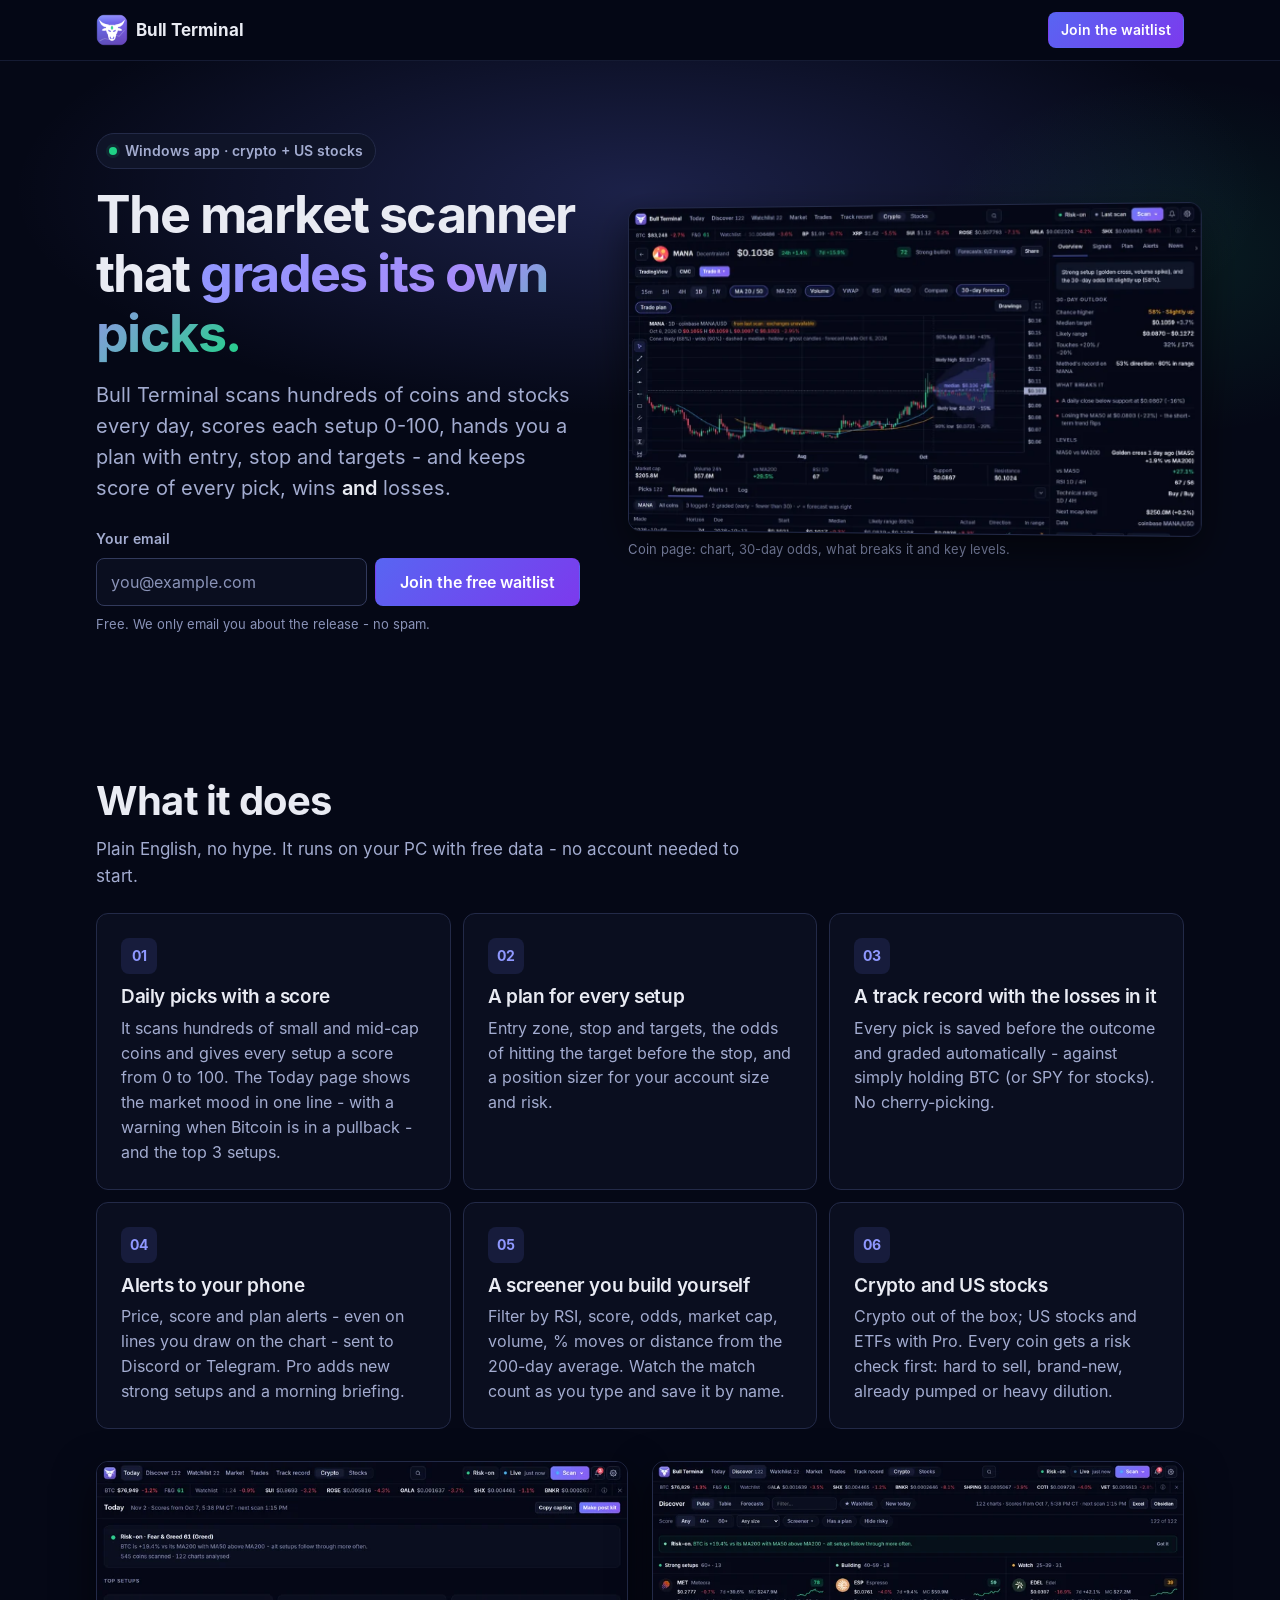
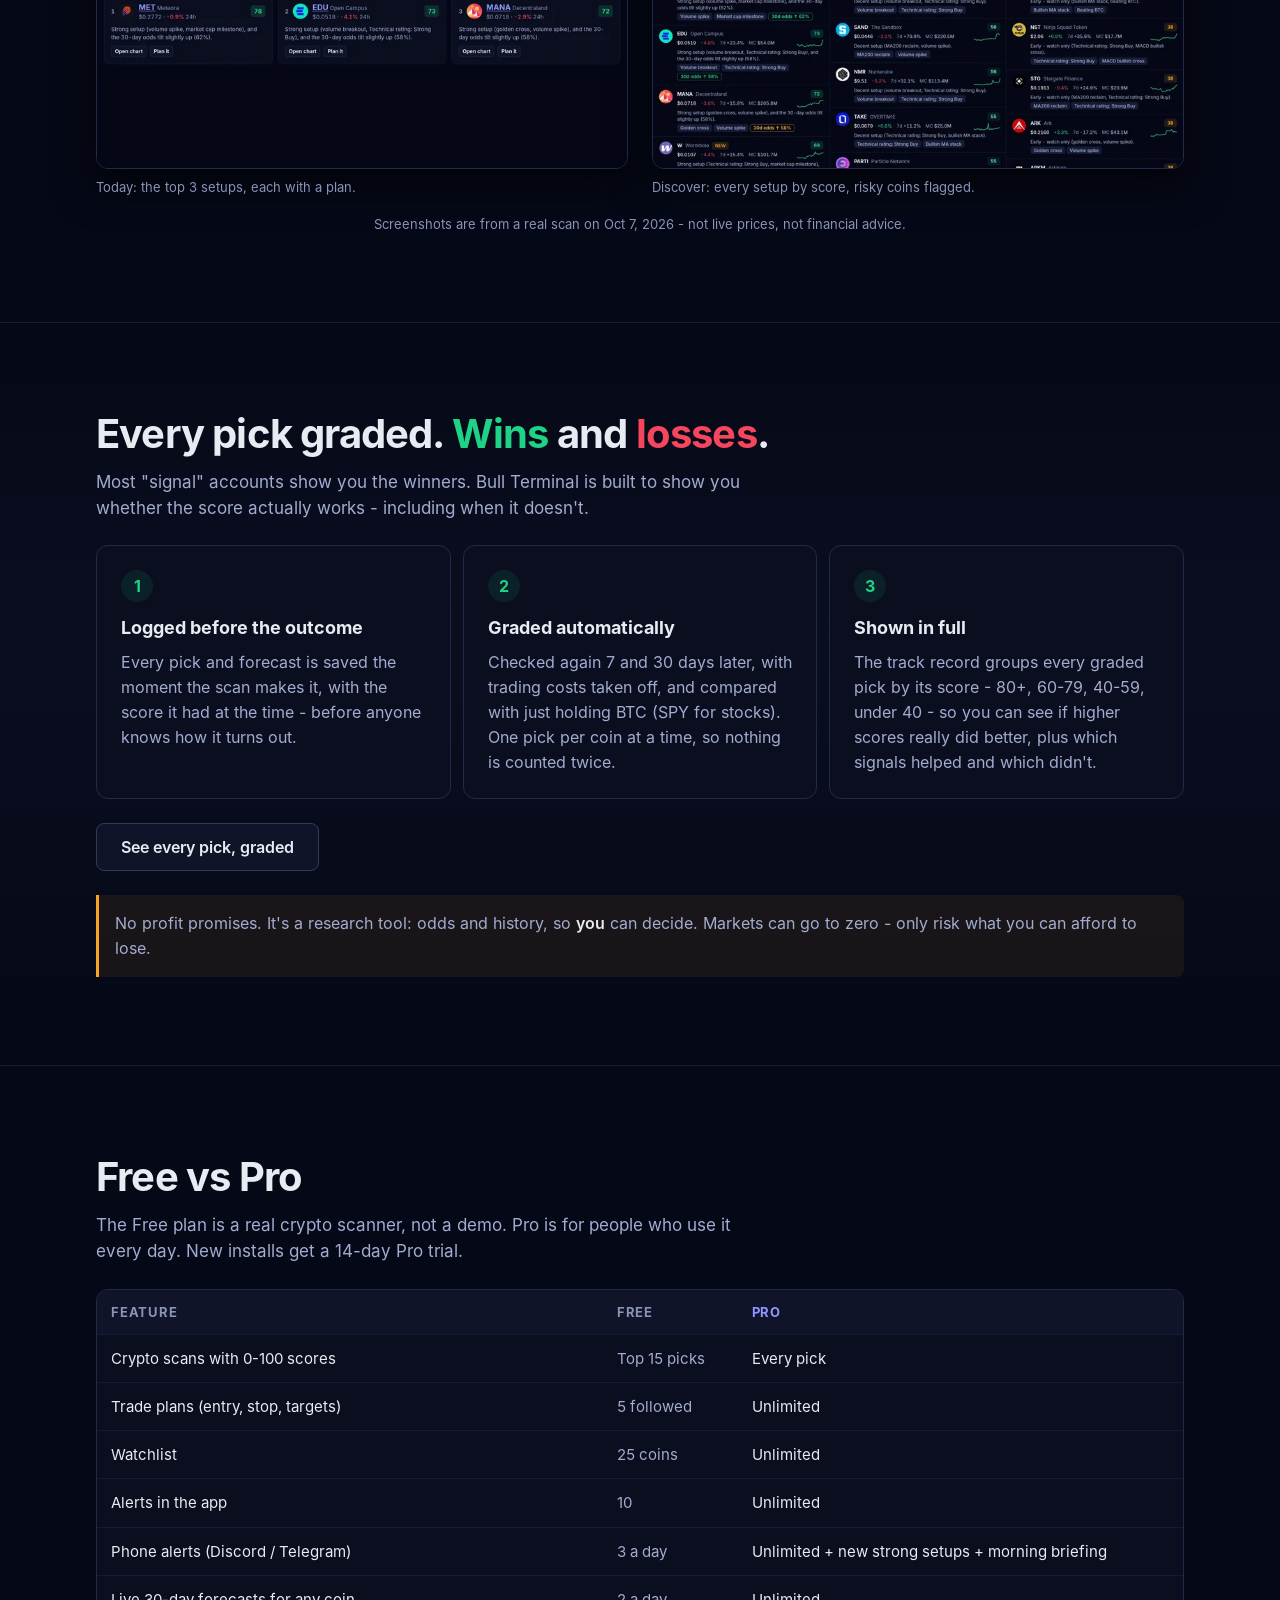
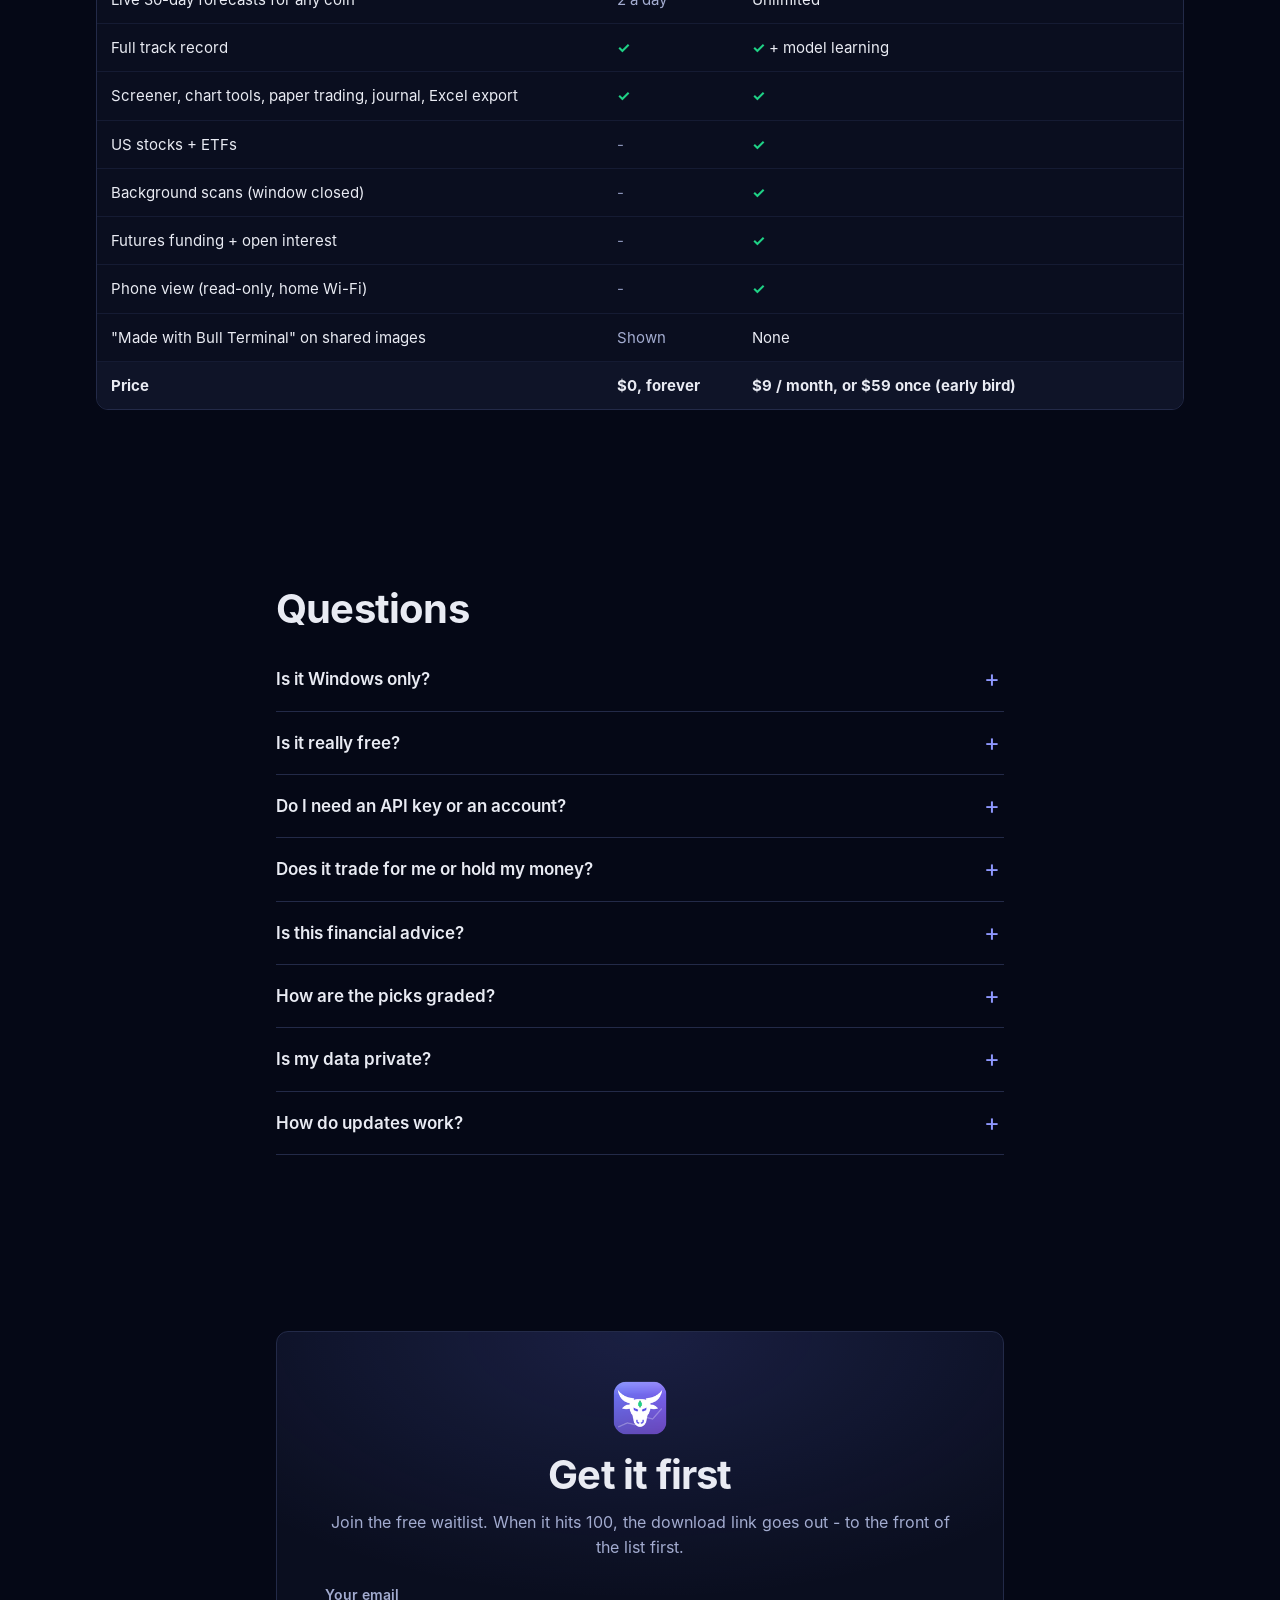
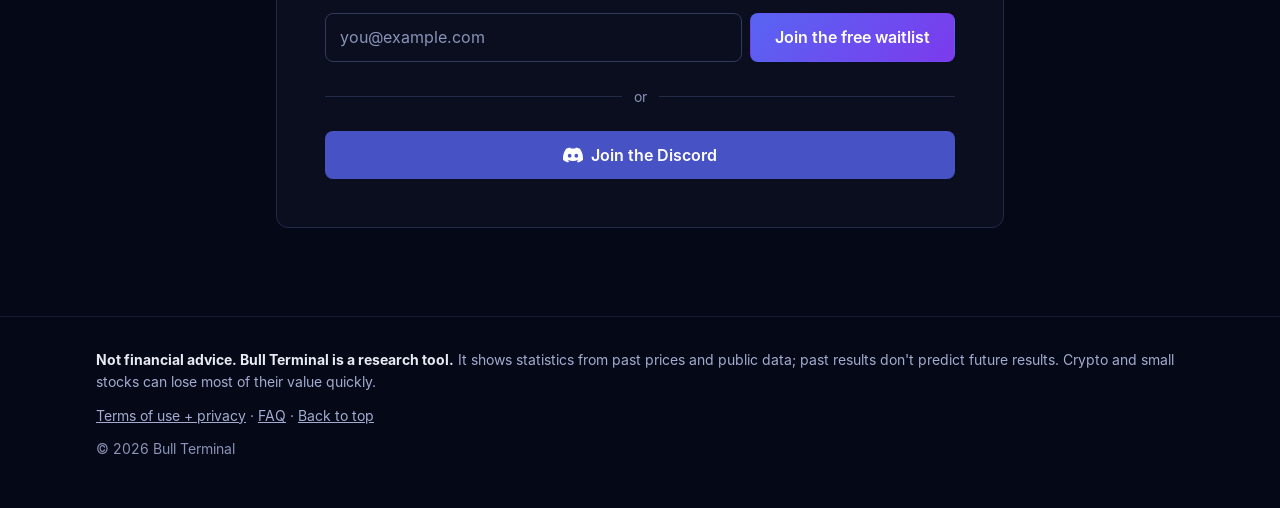
<file: index.html>
<!doctype html>
<html lang="en">
<head>
<meta charset="utf-8">
<meta name="viewport" content="width=device-width, initial-scale=1">
<title>Bull Terminal - crypto + stock scanner that grades its own picks</title>
<meta name="description" content="Bull Terminal is a Windows app that scans crypto and US stocks, scores every setup 0-100, gives you a plan with entry, stop and targets - and grades every pick, wins and losses. Join the free waitlist.">
<meta name="theme-color" content="#050816">
<link rel="icon" href="favicon.ico" sizes="any">
<link rel="icon" href="img/favicon-32.png" type="image/png" sizes="32x32">
<link rel="apple-touch-icon" href="img/apple-touch-icon.png">

<!-- Share previews. After you connect a domain, change the two "og:url"/"og:image" style addresses to full ones (see README). -->
<meta property="og:type" content="website">
<meta property="og:site_name" content="Bull Terminal">
<meta property="og:title" content="Bull Terminal - the scanner that grades its own picks">
<meta property="og:description" content="Daily crypto + stock picks with a score and a plan, alerts to your phone, and a track record that shows the losses too. Free waitlist.">
<meta property="og:image" content="https://bull-terminal.github.io/bull-terminal-releases/img/share-1200x630.jpg">
<meta property="og:image:width" content="1200">
<meta property="og:image:height" content="630">
<meta property="og:image:alt" content="Bull Terminal logo with the line: the scanner that grades its own picks">
<meta property="og:url" content="https://bull-terminal.github.io/bull-terminal-releases/">
<meta name="twitter:card" content="summary_large_image">
<meta name="twitter:title" content="Bull Terminal - the scanner that grades its own picks">
<meta name="twitter:description" content="Daily crypto + stock picks with a score and a plan, alerts to your phone, and a track record that shows the losses too.">
<meta name="twitter:image" content="https://bull-terminal.github.io/bull-terminal-releases/img/share-1200x630.jpg">

<link rel="preload" href="fonts/Inter-Bold.woff2" as="font" type="font/woff2" crossorigin>
<link rel="stylesheet" href="css/site.css">
<script src="js/main.js" defer></script>
</head>
<body>
<a class="skip" href="#main">Skip to content</a>

<header class="top">
  <div class="wrap top-in">
    <a class="brand" href="#top" aria-label="Bull Terminal - back to top">
      <img src="img/logo-96.png" width="32" height="32" alt="">
      <span>Bull Terminal</span>
    </a>
    <a class="btn sm" href="#join">Join the waitlist</a>
  </div>
</header>

<main id="main">

<!-- 1. HERO -->
<section class="hero" id="top">
  <div class="wrap hero-in">
    <div class="hero-copy">
      <p class="eyebrow"><span class="dot" aria-hidden="true"></span> Windows app · crypto + US stocks</p>
      <h1>The market scanner that <span class="grad">grades its own picks.</span></h1>
      <p class="lead">Bull Terminal scans hundreds of coins and stocks every day, scores each setup 0-100, hands you a plan with entry, stop and targets - and keeps score of every pick, wins <em>and</em> losses.</p>

      <form class="signup" action="soon.html" method="get" data-waitlist>
        <label for="email-1">Your email</label>
        <div class="field-row">
          <input id="email-1" type="email" name="email" autocomplete="email" inputmode="email" placeholder="you@example.com" required>
          <button class="btn" type="submit">Join the free waitlist</button>
        </div>
        <input type="hidden" name="ref" value="" data-ref>
        <input type="hidden" name="source" value="hero">
        <p class="fine">Free. We only email you about the release - no spam.</p>
        <p class="msg" role="status" aria-live="polite" data-msg></p>
      </form>
      <div class="count" data-count hidden>
        <p data-count-text></p>
        <div class="count-track" role="progressbar" aria-label="Waitlist sign-ups" aria-valuemin="0" aria-valuemax="100"><span data-count-bar></span></div>
      </div>
    </div>

    <figure class="shot hero-shot">
      <img src="img/hero-coin-760.webp"
           srcset="img/hero-coin-760.webp 760w, img/hero-coin-1400.webp 1400w"
           sizes="(min-width: 960px) 620px, 100vw"
           width="1400" height="810" fetchpriority="high"
           alt="Bull Terminal coin page for Decentraland (MANA): a candle chart with moving averages and a 30-day forecast cone, the 30-day outlook, what breaks the setup and key levels.">
      <figcaption>Coin page: chart, 30-day odds, what breaks it and key levels.</figcaption>
    </figure>
  </div>
</section>

<!-- REFERRAL (shown after sign-up) -->
<section class="refer" id="refer" hidden aria-labelledby="refer-h" tabindex="-1">
  <div class="wrap">
    <div class="card refer-card">
      <p class="eyebrow ok"><span class="dot" aria-hidden="true"></span> You're on the list</p>
      <h2 id="refer-h">Move up the list - share your link</h2>
      <p class="muted">Every friend who joins through your link moves you closer to the front. When the waitlist hits 100, the download goes out to the front of the list first.</p>

      <label class="lbl" for="ref-link">Your link</label>
      <div class="field-row">
        <input id="ref-link" type="text" readonly data-ref-link>
        <button class="btn" type="button" data-copy="ref-link">Copy link</button>
      </div>

      <div class="posts">
        <div class="post">
          <label class="lbl" for="post-x">Post on X</label>
          <textarea id="post-x" rows="4" readonly data-post="x"></textarea>
          <button class="btn sec sm" type="button" data-copy="post-x">Copy</button>
        </div>
        <div class="post">
          <label class="lbl" for="post-tt">TikTok bio</label>
          <textarea id="post-tt" rows="2" readonly data-post="tiktok"></textarea>
          <button class="btn sec sm" type="button" data-copy="post-tt">Copy</button>
        </div>
        <div class="post">
          <label class="lbl" for="post-dc">Discord</label>
          <textarea id="post-dc" rows="4" readonly data-post="discord"></textarea>
          <button class="btn sec sm" type="button" data-copy="post-dc">Copy</button>
        </div>
      </div>
      <p class="fine">Your link carries a short code, never your email.</p>
    </div>
  </div>
</section>

<!-- 2. WHAT IT DOES -->
<section class="sec" id="features" aria-labelledby="feat-h">
  <div class="wrap">
    <h2 id="feat-h">What it does</h2>
    <p class="sub">Plain English, no hype. It runs on your PC with free data - no account needed to start.</p>
    <ul class="cards">
      <li class="card feat">
        <span class="ic" aria-hidden="true">01</span>
        <h3>Daily picks with a score</h3>
        <p>It scans hundreds of small and mid-cap coins and gives every setup a score from 0 to 100. The Today page shows the market mood in one line - with a warning when Bitcoin is in a pullback - and the top 3 setups.</p>
      </li>
      <li class="card feat">
        <span class="ic" aria-hidden="true">02</span>
        <h3>A plan for every setup</h3>
        <p>Entry zone, stop and targets, the odds of hitting the target before the stop, and a position sizer for your account size and risk.</p>
      </li>
      <li class="card feat">
        <span class="ic" aria-hidden="true">03</span>
        <h3>A track record with the losses in it</h3>
        <p>Every pick is saved before the outcome and graded automatically - against simply holding BTC (or SPY for stocks). No cherry-picking.</p>
      </li>
      <li class="card feat">
        <span class="ic" aria-hidden="true">04</span>
        <h3>Alerts to your phone</h3>
        <p>Price, score and plan alerts - even on lines you draw on the chart - sent to Discord or Telegram. Pro adds new strong setups and a morning briefing.</p>
      </li>
      <li class="card feat">
        <span class="ic" aria-hidden="true">05</span>
        <h3>A screener you build yourself</h3>
        <p>Filter by RSI, score, odds, market cap, volume, % moves or distance from the 200-day average. Watch the match count as you type and save it by name.</p>
      </li>
      <li class="card feat">
        <span class="ic" aria-hidden="true">06</span>
        <h3>Crypto and US stocks</h3>
        <p>Crypto out of the box; US stocks and ETFs with Pro. Every coin gets a risk check first: hard to sell, brand-new, already pumped or heavy dilution.</p>
      </li>
    </ul>

    <div class="gallery">
      <figure class="shot">
        <img src="img/today-760.webp" srcset="img/today-760.webp 760w, img/today-1400.webp 1400w"
             sizes="(min-width: 960px) 540px, 100vw" width="1400" height="810" loading="lazy" decoding="async"
             alt="The Today page: market mood in one line and the top 3 setups, each with a score and a one-line reason.">
        <figcaption>Today: the top 3 setups, each with a plan.</figcaption>
      </figure>
      <figure class="shot">
        <img src="img/discover-760.webp" srcset="img/discover-760.webp 760w, img/discover-1400.webp 1400w"
             sizes="(min-width: 960px) 540px, 100vw" width="1400" height="810" loading="lazy" decoding="async"
             alt="The Discover page: coins sorted into Strong setups, Building and Watch columns, with scores, signals and risk badges.">
        <figcaption>Discover: every setup by score, risky coins flagged.</figcaption>
      </figure>
    </div>
    <p class="fine center">Screenshots are from a real scan on Oct 7, 2026 - not live prices, not financial advice.</p>
  </div>
</section>

<!-- 3. PROOF -->
<section class="sec proof" id="proof" aria-labelledby="proof-h">
  <div class="wrap">
    <h2 id="proof-h">Every pick graded. <span class="up">Wins</span> and <span class="down">losses</span>.</h2>
    <p class="sub">Most "signal" accounts show you the winners. Bull Terminal is built to show you whether the score actually works - including when it doesn't.</p>
    <ol class="steps">
      <li class="card">
        <b>Logged before the outcome</b>
        <p>Every pick and forecast is saved the moment the scan makes it, with the score it had at the time - before anyone knows how it turns out.</p>
      </li>
      <li class="card">
        <b>Graded automatically</b>
        <p>Checked again 7 and 30 days later, with trading costs taken off, and compared with just holding BTC (SPY for stocks). One pick per coin at a time, so nothing is counted twice.</p>
      </li>
      <li class="card">
        <b>Shown in full</b>
        <p>The track record groups every graded pick by its score - 80+, 60-79, 40-59, under 40 - so you can see if higher scores really did better, plus which signals helped and which didn't.</p>
      </li>
    </ol>
    <p style="margin-top:24px"><a class="btn sec" style="padding:0 var(--s5)" href="results/">See every pick, graded</a></p>
    <p class="note">No profit promises. It's a research tool: odds and history, so <em>you</em> can decide. Markets can go to zero - only risk what you can afford to lose.</p>
  </div>
</section>

<!-- 4. FREE VS PRO -->
<section class="sec" id="plans" aria-labelledby="plans-h">
  <div class="wrap">
    <h2 id="plans-h">Free vs Pro</h2>
    <p class="sub">The Free plan is a real crypto scanner, not a demo. Pro is for people who use it every day. New installs get a 14-day Pro trial.</p>
    <div class="table-wrap" role="region" aria-labelledby="plans-h" tabindex="0">
      <table class="plans">
        <caption class="sr">Free plan compared with Pro</caption>
        <thead>
          <tr><th scope="col">Feature</th><th scope="col">Free</th><th scope="col" class="pro">Pro</th></tr>
        </thead>
        <tbody>
          <tr><th scope="row">Crypto scans with 0-100 scores</th><td>Top 15 picks</td><td>Every pick</td></tr>
          <tr><th scope="row">Trade plans (entry, stop, targets)</th><td>5 followed</td><td>Unlimited</td></tr>
          <tr><th scope="row">Watchlist</th><td>25 coins</td><td>Unlimited</td></tr>
          <tr><th scope="row">Alerts in the app</th><td>10</td><td>Unlimited</td></tr>
          <tr><th scope="row">Phone alerts (Discord / Telegram)</th><td>3 a day</td><td>Unlimited + new strong setups + morning briefing</td></tr>
          <tr><th scope="row">Live 30-day forecasts for any coin</th><td>2 a day</td><td>Unlimited</td></tr>
          <tr><th scope="row">Full track record</th><td><span class="yes" aria-label="Included">✓</span></td><td><span class="yes" aria-label="Included">✓</span> + model learning</td></tr>
          <tr><th scope="row">Screener, chart tools, paper trading, journal, Excel export</th><td><span class="yes" aria-label="Included">✓</span></td><td><span class="yes" aria-label="Included">✓</span></td></tr>
          <tr><th scope="row">US stocks + ETFs</th><td><span class="no" aria-label="Not included">-</span></td><td><span class="yes" aria-label="Included">✓</span></td></tr>
          <tr><th scope="row">Background scans (window closed)</th><td><span class="no" aria-label="Not included">-</span></td><td><span class="yes" aria-label="Included">✓</span></td></tr>
          <tr><th scope="row">Futures funding + open interest</th><td><span class="no" aria-label="Not included">-</span></td><td><span class="yes" aria-label="Included">✓</span></td></tr>
          <tr><th scope="row">Phone view (read-only, home Wi-Fi)</th><td><span class="no" aria-label="Not included">-</span></td><td><span class="yes" aria-label="Included">✓</span></td></tr>
          <tr><th scope="row">"Made with Bull Terminal" on shared images</th><td>Shown</td><td>None</td></tr>
          <tr class="price"><th scope="row">Price</th><td>$0, forever</td><td>$9 / month, or $59 once (early bird)</td></tr>
        </tbody>
      </table>
    </div>
  </div>
</section>

<!-- 5. FAQ -->
<section class="sec" id="faq" aria-labelledby="faq-h">
  <div class="wrap narrow">
    <h2 id="faq-h">Questions</h2>
    <details>
      <summary>Is it Windows only?</summary>
      <p>Yes, for now: Windows 10 and 11. A Mac version is planned for later. Phone alerts go to Discord or Telegram, so they work on any phone.</p>
    </details>
    <details>
      <summary>Is it really free?</summary>
      <p>Yes. The Free plan is the full crypto scanner and never expires. Pro is optional, and every new install gets a 14-day Pro trial first. Nothing you save is deleted when the trial ends.</p>
    </details>
    <details>
      <summary>Do I need an API key or an account?</summary>
      <p>No. It starts with free data and no sign-up. A free CoinMarketCap key (about 2 minutes to get) unlocks full scans. Stocks (Pro) need a free Alpaca account.</p>
    </details>
    <details>
      <summary>Does it trade for me or hold my money?</summary>
      <p>No. It never places orders and never holds money or crypto. Paper trading uses pretend money, and "Trade it" just opens your exchange's own site.</p>
    </details>
    <details>
      <summary>Is this financial advice?</summary>
      <p>No. Bull Terminal is a scanner and research tool that shows statistics - scores, odds and past results. You make your own decisions.</p>
    </details>
    <details>
      <summary>How are the picks graded?</summary>
      <p>Each pick is saved when the scan makes it, then checked 7 and 30 days later against holding BTC (or SPY for stocks), with trading costs taken off. Losses stay in the record.</p>
    </details>
    <details>
      <summary>Is my data private?</summary>
      <p>Everything stays on your PC - your keys, watchlists, plans and trades. The app has no accounts, no tracking and no analytics.</p>
    </details>
    <details>
      <summary>How do updates work?</summary>
      <p>The app tells you when a new version is out and updates itself with one click. Your settings and data are kept. Updates are signed, so the app only installs real Bull Terminal releases.</p>
    </details>
  </div>
</section>

<!-- 6. SECOND SIGN-UP + DISCORD -->
<section class="sec join" id="join" aria-labelledby="join-h">
  <div class="wrap narrow">
    <div class="card join-card">
      <img src="img/logo-96.png" width="56" height="56" alt="" class="join-logo">
      <h2 id="join-h">Get it first</h2>
      <p class="muted">Join the free waitlist. When it hits 100, the download link goes out - to the front of the list first.</p>
      <form class="signup" action="soon.html" method="get" data-waitlist>
        <label for="email-2">Your email</label>
        <div class="field-row">
          <input id="email-2" type="email" name="email" autocomplete="email" inputmode="email" placeholder="you@example.com" required>
          <button class="btn" type="submit">Join the free waitlist</button>
        </div>
        <input type="hidden" name="ref" value="" data-ref>
        <input type="hidden" name="source" value="bottom">
        <p class="msg" role="status" aria-live="polite" data-msg></p>
      </form>
      <div class="or"><span>or</span></div>
      <a class="btn discord" href="#join" data-discord>
        <svg aria-hidden="true" width="20" height="20" viewBox="0 0 24 24"><path fill="currentColor" d="M20.3 4.4A19.6 19.6 0 0 0 15.4 3l-.6 1.3a18 18 0 0 0-5.6 0L8.6 3a19.6 19.6 0 0 0-4.9 1.5C.6 9.1-.3 13.6.1 18.1a19.8 19.8 0 0 0 6 3l1.3-2a12.8 12.8 0 0 1-2-1l.5-.4a14 14 0 0 0 12.2 0l.5.4-2 1 1.3 2a19.7 19.7 0 0 0 6-3c.5-5.2-.8-9.7-3.6-13.7ZM8 15.4c-1.2 0-2.2-1.1-2.2-2.4s1-2.4 2.2-2.4 2.2 1.1 2.2 2.4-1 2.4-2.2 2.4Zm8 0c-1.2 0-2.2-1.1-2.2-2.4s1-2.4 2.2-2.4 2.2 1.1 2.2 2.4-1 2.4-2.2 2.4Z"/></svg>
        <span data-discord-label>Join the Discord</span>
      </a>
    </div>
  </div>
</section>

</main>

<!-- 7. FOOTER -->
<footer class="foot">
  <div class="wrap foot-in">
    <p><strong>Not financial advice. Bull Terminal is a research tool.</strong> It shows statistics from past prices and public data; past results don't predict future results. Crypto and small stocks can lose most of their value quickly.</p>
    <p class="links"><a href="terms.html">Terms of use + privacy</a> · <a href="#faq">FAQ</a> · <a href="#top">Back to top</a></p>
    <p class="dim">© 2026 Bull Terminal</p>
  </div>
</footer>
</body>
</html>
</file>
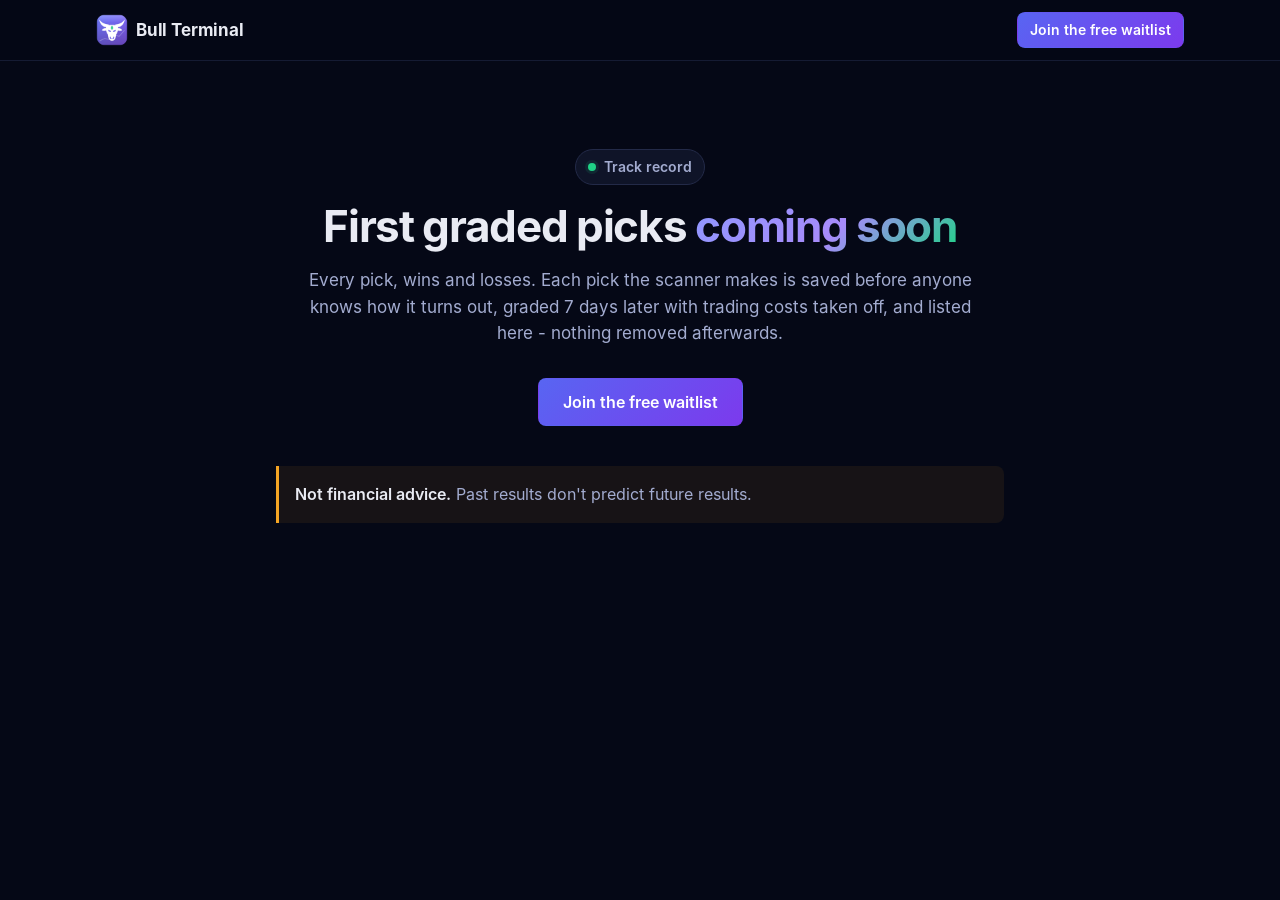
<file: results/index.html>
<!doctype html>
<html lang="en">
<head>
<meta charset="utf-8">
<meta name="viewport" content="width=device-width, initial-scale=1">
<title>Bull Terminal - every pick, graded</title>
<meta name="description" content="Every pick the Bull Terminal scanner makes, graded - wins and losses. First graded picks coming soon.">
<meta name="theme-color" content="#050816">
<link rel="icon" href="../favicon.ico" sizes="any">
<link rel="apple-touch-icon" href="../img/apple-touch-icon.png">
<link rel="stylesheet" href="../css/site.css">
</head>
<body>
<!-- Placeholder. "tools/pc/Publish results.bat" replaces this file with the real track record. -->
<header class="top">
  <div class="wrap top-in">
    <a class="brand" href="../">
      <img src="../img/logo-96.png" width="32" height="32" alt="">
      <span>Bull Terminal</span>
    </a>
    <a class="btn sm" href="../">Join the free waitlist</a>
  </div>
</header>
<main class="sec center"><div class="wrap narrow">
  <p class="eyebrow"><span class="dot" aria-hidden="true"></span> Track record</p>
  <h1 style="font-size:clamp(30px,8vw,44px)">First graded picks <span class="grad">coming soon</span></h1>
  <p class="sub" style="margin:16px auto 0">Every pick, wins and losses. Each pick the scanner makes is saved before anyone knows how it
  turns out, graded 7 days later with trading costs taken off, and listed here - nothing removed afterwards.</p>
  <p style="margin-top:32px"><a class="btn" href="../">Join the free waitlist</a></p>
  <p class="note" style="text-align:left;margin-top:40px"><em>Not financial advice.</em> Past results don't predict future results.</p>
</div></main>
</body>
</html>
</file>
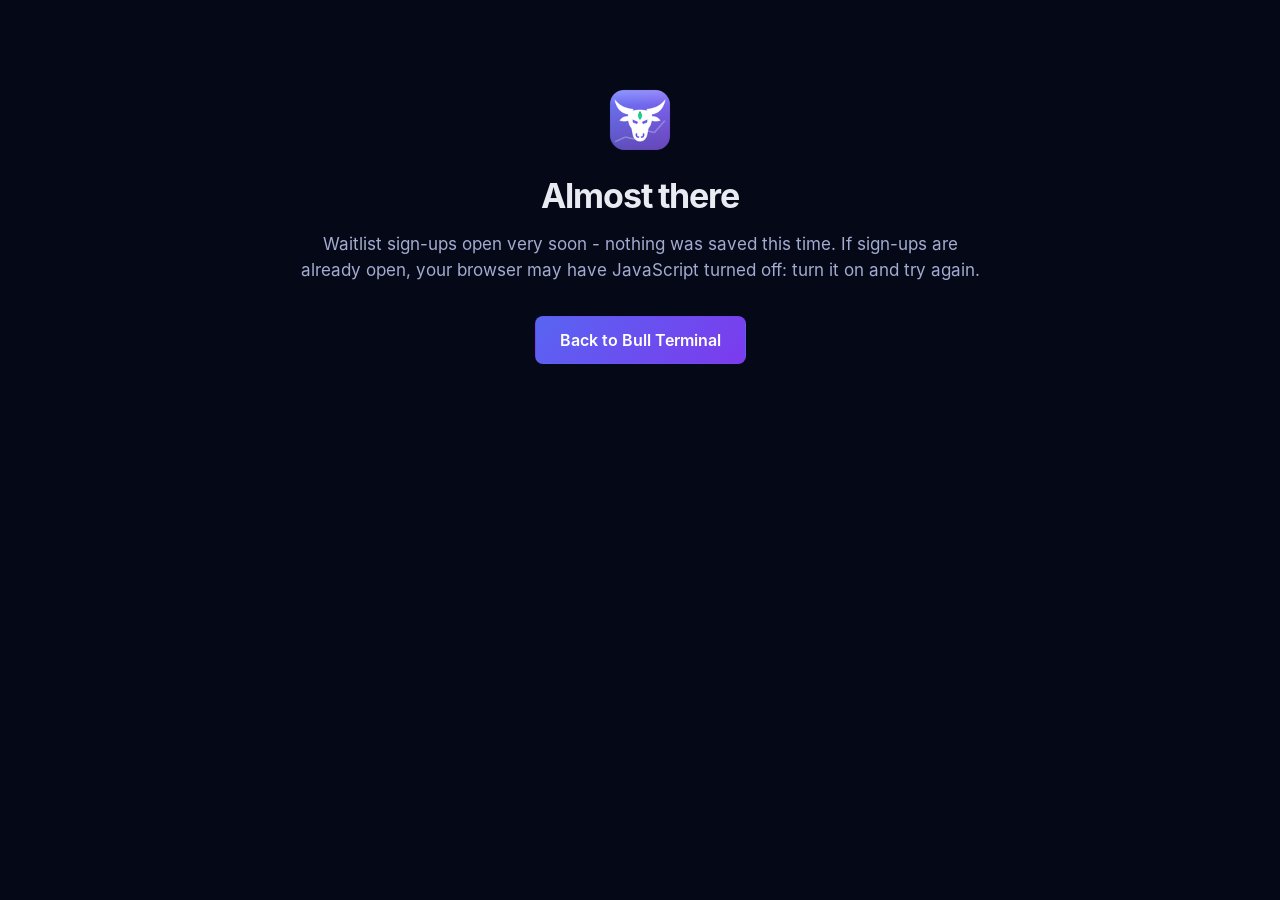
<file: soon.html>
<!doctype html>
<html lang="en">
<head>
<meta charset="utf-8">
<meta name="viewport" content="width=device-width, initial-scale=1">
<meta name="robots" content="noindex">
<title>Almost there - Bull Terminal</title>
<meta name="theme-color" content="#050816">
<link rel="icon" href="favicon.ico" sizes="any">
<link rel="stylesheet" href="css/site.css">
</head>
<body>
<!-- Where the sign-up form goes when JavaScript is off and no form address is set yet. -->
<main class="wrap narrow sec center">
  <img src="img/logo-96.png" width="64" height="64" alt="" style="margin:0 auto 24px;border-radius:14px">
  <h1 style="font-size:34px">Almost there</h1>
  <p class="sub" style="margin:16px auto 0">Waitlist sign-ups open very soon - nothing was saved this time. If sign-ups are already open,
  your browser may have JavaScript turned off: turn it on and try again.</p>
  <p style="margin-top:32px"><a class="btn" href="./">Back to Bull Terminal</a></p>
</main>
</body>
</html>
</file>
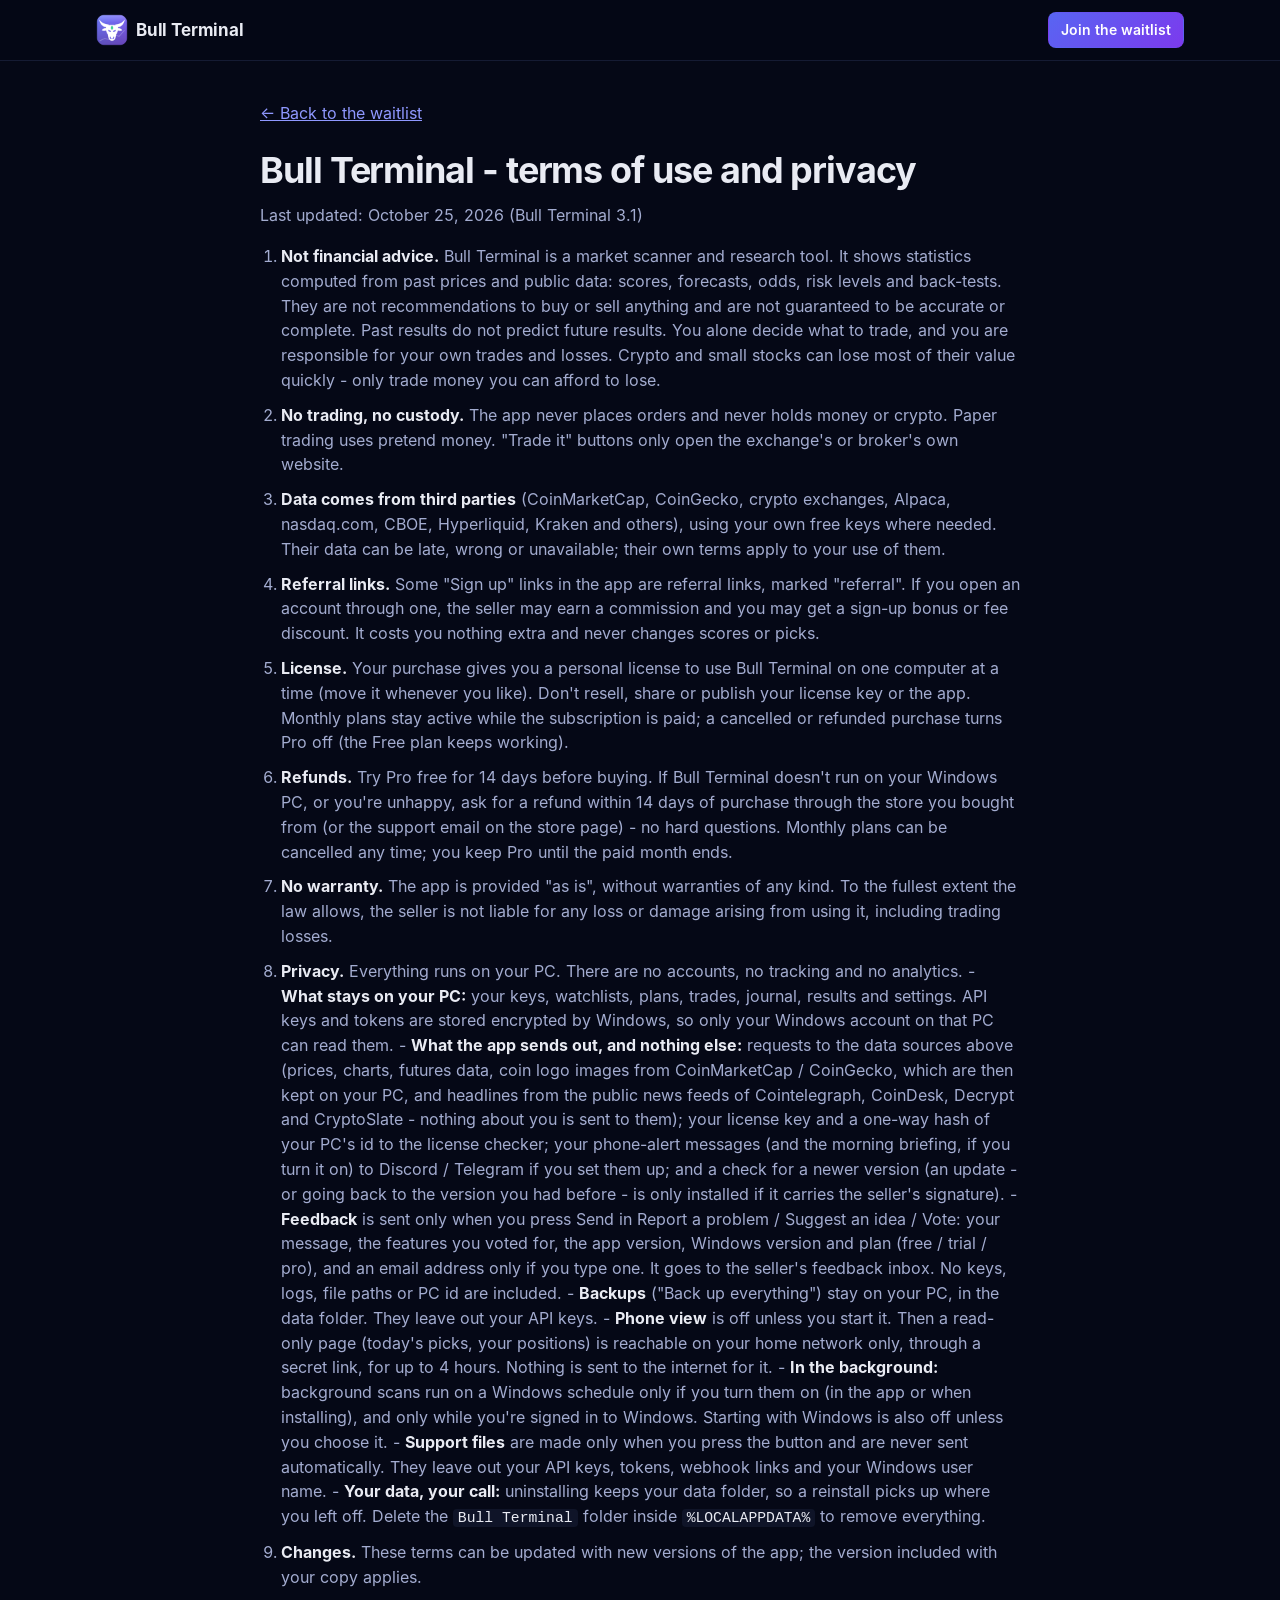
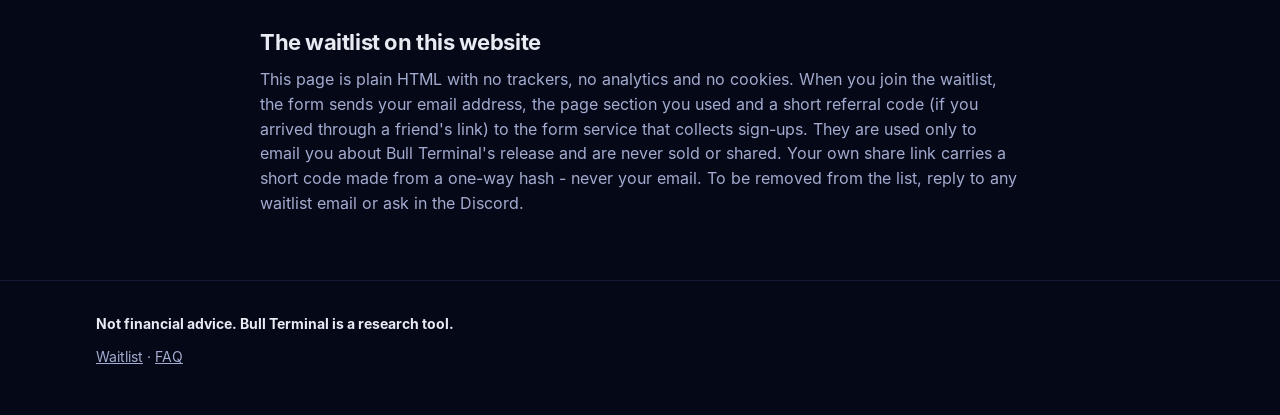
<file: terms.html>
<!doctype html>
<html lang="en">
<head>
<meta charset="utf-8">
<meta name="viewport" content="width=device-width, initial-scale=1">
<title>Terms + privacy - Bull Terminal</title>
<meta name="description" content="Bull Terminal terms of use and privacy notice, plus what the waitlist form collects.">
<meta name="theme-color" content="#050816">
<link rel="icon" href="favicon.ico" sizes="any">
<link rel="stylesheet" href="css/site.css">
<style>
.doc{padding:40px 0 64px}
.doc h1{font-size:clamp(28px,6vw,36px);margin-bottom:12px}
.doc h2{font-size:22px;margin:40px 0 12px}
.doc p,.doc li{color:var(--tx2)}
.doc strong{color:var(--tx)}
.doc ol,.doc ul{padding-left:1.3em}
.doc li{margin:10px 0}
.doc code{font-size:.92em;background:var(--bg2);padding:1px 5px;border-radius:4px;color:var(--tx)}
.doc .back{display:inline-block;margin-bottom:24px}
</style>
</head>
<body>
<header class="top"><div class="wrap top-in">
  <a class="brand" href="./"><img src="img/logo-96.png" width="32" height="32" alt=""><span>Bull Terminal</span></a>
  <a class="btn sm" href="./#join">Join the waitlist</a>
</div></header>
<main class="wrap narrow doc">
<a class="back" href="./">← Back to the waitlist</a>
<!-- Copied from tools/release/TERMS.md (the terms that ship with the app). Re-copy when that file changes. -->
<h1 class="t-h1">Bull Terminal - terms of use and privacy</h1>
<p>Last updated: October 25, 2026 (Bull Terminal 3.1)</p>
<ol>
<li><strong>Not financial advice.</strong> Bull Terminal is a market scanner and research tool. It shows statistics computed from
   past prices and public data: scores, forecasts, odds, risk levels and back-tests. They are not recommendations to
   buy or sell anything and are not guaranteed to be accurate or complete. Past results do not predict future
   results. You alone decide what to trade, and you are responsible for your own trades and losses. Crypto and small
   stocks can lose most of their value quickly - only trade money you can afford to lose.</li>
<li><strong>No trading, no custody.</strong> The app never places orders and never holds money or crypto. Paper trading uses
   pretend money. "Trade it" buttons only open the exchange's or broker's own website.</li>
<li><strong>Data comes from third parties</strong> (CoinMarketCap, CoinGecko, crypto exchanges, Alpaca, nasdaq.com, CBOE,
   Hyperliquid, Kraken and others), using your own free keys where needed. Their data can be late, wrong or
   unavailable; their own terms apply to your use of them.</li>
<li><strong>Referral links.</strong> Some "Sign up" links in the app are referral links, marked "referral". If you open an account
   through one, the seller may earn a commission and you may get a sign-up bonus or fee discount. It costs you
   nothing extra and never changes scores or picks.</li>
<li><strong>License.</strong> Your purchase gives you a personal license to use Bull Terminal on one computer at a time (move it whenever you like). Don't resell,
   share or publish your license key or the app. Monthly plans stay active while the subscription is paid; a
   cancelled or refunded purchase turns Pro off (the Free plan keeps working).</li>
<li><strong>Refunds.</strong> Try Pro free for 14 days before buying. If Bull Terminal doesn't run on your Windows PC, or you're
   unhappy, ask for a refund within 14 days of purchase through the store you bought from (or the support email on
   the store page) - no hard questions. Monthly plans can be cancelled any time; you keep Pro until the paid month ends.</li>
<li><strong>No warranty.</strong> The app is provided "as is", without warranties of any kind. To the fullest extent the law
   allows, the seller is not liable for any loss or damage arising from using it, including trading losses.</li>
<li><strong>Privacy.</strong> Everything runs on your PC. There are no accounts, no tracking and no analytics.
   - <strong>What stays on your PC:</strong> your keys, watchlists, plans, trades, journal, results and settings. API keys and
     tokens are stored encrypted by Windows, so only your Windows account on that PC can read them.
   - <strong>What the app sends out, and nothing else:</strong> requests to the data sources above (prices, charts, futures data,
     coin logo images from CoinMarketCap / CoinGecko, which are then kept on your PC, and headlines from the public
     news feeds of Cointelegraph, CoinDesk, Decrypt and CryptoSlate - nothing about you is sent to them); your license key and a
     one-way hash of your PC's id to the license checker; your phone-alert messages (and the morning briefing, if you turn
     it on) to Discord / Telegram if you set them up; and a check for a newer version (an update - or going back to the version you had before - is only
     installed if it carries the seller's signature).
   - <strong>Feedback</strong> is sent only when you press Send in Report a problem / Suggest an idea / Vote: your message, the
     features you voted for, the app version, Windows version and plan (free / trial / pro), and an email address only
     if you type one. It goes to the seller's feedback inbox. No keys, logs, file paths or PC id are included.
   - <strong>Backups</strong> ("Back up everything") stay on your PC, in the data folder. They leave out your API keys.
   - <strong>Phone view</strong> is off unless you start it. Then a read-only page (today's picks, your positions) is reachable on your
     home network only, through a secret link, for up to 4 hours. Nothing is sent to the internet for it.
   - <strong>In the background:</strong> background scans run on a Windows schedule only if you turn them on (in the app or when
     installing), and only while you're signed in to Windows. Starting with Windows is also off unless you choose it.
   - <strong>Support files</strong> are made only when you press the button and are never sent automatically. They leave out your
     API keys, tokens, webhook links and your Windows user name.
   - <strong>Your data, your call:</strong> uninstalling keeps your data folder, so a reinstall picks up where you left off.
     Delete the <code>Bull Terminal</code> folder inside <code>%LOCALAPPDATA%</code> to remove everything.</li>
<li><strong>Changes.</strong> These terms can be updated with new versions of the app; the version included with your copy applies.</li>
</ol>
<h2 id="waitlist">The waitlist on this website</h2>
<p>This page is plain HTML with no trackers, no analytics and no cookies. When you join the waitlist, the form sends
your email address, the page section you used and a short referral code (if you arrived through a friend's link) to the
form service that collects sign-ups. They are used only to email you about Bull Terminal's release and are never sold
or shared. Your own share link carries a short code made from a one-way hash - never your email. To be removed from the
list, reply to any waitlist email or ask in the Discord.</p>
</main>
<footer class="foot"><div class="wrap foot-in">
  <p><strong>Not financial advice. Bull Terminal is a research tool.</strong></p>
  <p class="links"><a href="./">Waitlist</a> · <a href="./#faq">FAQ</a></p>
</div></footer>
</body>
</html>
</file>
<file: css/site.css>
/* Bull Terminal waitlist site. Colours, font and spacing tokens are copied from the app (terminal/ui/css/app.css)
   so the page looks like the app. Inter is SIL OFL 1.1 (fonts/OFL.txt) - web use is allowed. */
@font-face{font-family:"Inter";font-weight:400;font-display:swap;src:url(../fonts/Inter-Regular.woff2) format("woff2")}
@font-face{font-family:"Inter";font-weight:600;font-display:swap;src:url(../fonts/Inter-SemiBold.woff2) format("woff2")}
@font-face{font-family:"Inter";font-weight:700;font-display:swap;src:url(../fonts/Inter-Bold.woff2) format("woff2")}

:root{
  /* from the app */
  --bg:#050816; --bg1:#0a0e1f; --bg2:#0f1428; --bg3:#161c35; --bg4:#1e2543;
  --line:#151b33; --line2:#232a48; --line3:#323a5c;
  --tx:#e9ebf3; --tx2:#a3acd0; --tx3:#8a93b8;
  --brand:linear-gradient(135deg,#6d7bff,#8b5cf6); --acc:#6d7bff; --acc2:#8f98ff; --acc-bg:rgba(109,123,255,.13);
  --up:#1fd286; --down:#f6465d; --warn:#f5a524; --info:#3ab7ff;
  --up-bg:rgba(31,210,134,.1); --down-bg:rgba(246,70,93,.1);
  --font:"Inter","Segoe UI Variable Text","Segoe UI",system-ui,-apple-system,sans-serif;
  --s1:4px; --s2:8px; --s3:12px; --s4:16px; --s5:24px; --s6:32px;
  --r-s:6px; --r-m:8px; --r-l:12px;
  --shadow:0 16px 40px rgba(0,0,0,.55);
  /* site only: the app's brand gradient one step darker, so white button text passes WCAG AA (4.6:1+) */
  --btn:linear-gradient(135deg,#5865f2,#7c3aed);
}

*{box-sizing:border-box}
[hidden]{display:none!important}
html{scroll-behavior:smooth;-webkit-text-size-adjust:100%}
section{scroll-margin-top:68px}
@media (prefers-reduced-motion:reduce){html{scroll-behavior:auto}*{animation:none!important;transition:none!important}}
body{margin:0;background:var(--bg);color:var(--tx);font:16px/1.55 var(--font);-webkit-font-smoothing:antialiased;overflow-x:hidden}
img{max-width:100%;height:auto;display:block}
a{color:var(--acc2)}
a:hover{color:var(--tx)}
h1,h2,h3{line-height:1.15;letter-spacing:-.02em;margin:0}
p{margin:0}
:focus-visible{outline:2px solid var(--acc2);outline-offset:2px;border-radius:4px}
.sr{position:absolute;width:1px;height:1px;overflow:hidden;clip:rect(0 0 0 0);white-space:nowrap}
.skip{position:absolute;left:-999px;top:8px;z-index:20;background:var(--bg3);color:var(--tx);padding:8px 12px;border-radius:var(--r-m)}
.skip:focus{left:8px}

.wrap{width:100%;max-width:1120px;margin:0 auto;padding:0 var(--s4)}
.narrow{max-width:760px}
.muted{color:var(--tx2)}
.dim{color:var(--tx3)}
.up{color:var(--up)}.down{color:var(--down)}
.center{text-align:center}
.card{background:var(--bg1);border:1px solid var(--line2);border-radius:var(--r-l)}

/* buttons - same shape as the app's .btn, a little bigger for thumbs */
.btn{display:inline-flex;align-items:center;justify-content:center;gap:var(--s2);min-height:48px;padding:0 var(--s5);border-radius:var(--r-m);
  border:1px solid transparent;background:var(--btn);color:#fff;font:600 16px/1 var(--font);text-decoration:none;cursor:pointer;white-space:nowrap}
.btn:hover{filter:brightness(1.12);color:#fff}
.btn:disabled{opacity:.6;cursor:default}
.btn.sm{min-height:36px;padding:0 var(--s3);font-size:14px}
.btn.sec{background:var(--bg2);border-color:var(--line3);color:var(--tx)}
.btn.sec:hover{background:var(--bg3)}

/* header */
.top{position:sticky;top:0;z-index:10;background:rgba(5,8,22,.86);backdrop-filter:blur(10px);-webkit-backdrop-filter:blur(10px);border-bottom:1px solid var(--line)}
.top-in{display:flex;align-items:center;justify-content:space-between;height:60px}
.brand{display:flex;align-items:center;gap:var(--s2);color:var(--tx);text-decoration:none;font-weight:700;font-size:17px;letter-spacing:-.01em}
.brand img{width:32px;height:32px;border-radius:8px}

/* hero */
.hero{position:relative;padding:var(--s6) 0 var(--s5);overflow:hidden}
.hero::before{content:"";position:absolute;inset:-30% -20% auto;height:640px;pointer-events:none;
  background:radial-gradient(closest-side,rgba(109,123,255,.22),transparent 70%),radial-gradient(closest-side at 80% 60%,rgba(31,210,134,.10),transparent 70%)}
.hero-in{position:relative;display:grid;gap:var(--s6)}
.eyebrow{display:inline-flex;align-items:center;gap:var(--s2);font-size:14px;font-weight:600;color:var(--tx2);
  background:var(--bg2);border:1px solid var(--line2);padding:6px 12px;border-radius:999px;margin-bottom:var(--s4)}
.eyebrow .dot{width:8px;height:8px;border-radius:50%;background:var(--up);box-shadow:0 0 0 3px var(--up-bg)}
.eyebrow.ok{color:var(--up)}
h1{font-size:clamp(34px,8.6vw,52px);font-weight:700;letter-spacing:-.03em}
.grad{background:linear-gradient(135deg,#8f98ff,#a78bfa 55%,#1fd286);-webkit-background-clip:text;background-clip:text;color:transparent}
.lead{margin-top:var(--s4);font-size:clamp(17px,4.4vw,20px);color:var(--tx2);max-width:36em}
.lead em{color:var(--tx);font-style:normal;font-weight:600}

/* sign-up form */
.signup{margin-top:var(--s5)}
.signup label,.lbl{display:block;font-size:14px;font-weight:600;color:var(--tx2);margin-bottom:var(--s2)}
.field-row{display:flex;flex-direction:column;gap:var(--s2)}
input[type=email],input[type=text],textarea{width:100%;min-height:48px;padding:12px 14px;border-radius:var(--r-m);border:1px solid var(--line3);
  background:var(--bg1);color:var(--tx);font:16px/1.4 var(--font)}
textarea{resize:none;font-size:15px}
input::placeholder{color:var(--tx3)}
input:focus,textarea:focus{border-color:var(--acc);outline:none;box-shadow:0 0 0 3px var(--acc-bg)}
.fine{margin-top:var(--s2);font-size:13px;color:var(--tx3)}
.msg{margin-top:var(--s2);font-size:15px;min-height:0}
.msg:empty{display:none}
.msg.ok{color:var(--up)}.msg.err{color:#ff8a9a}.msg.info{color:var(--acc2)}

/* screenshots */
.shot{margin:0}
.shot img{border-radius:var(--r-l);border:1px solid var(--line2);box-shadow:var(--shadow);background:var(--bg1)}
.shot figcaption{margin-top:var(--s2);font-size:13px;color:var(--tx3)}

/* sections */
.sec{padding:56px 0}
.sec h2{font-size:clamp(28px,6.6vw,40px);font-weight:700}
.sub{margin-top:var(--s3);color:var(--tx2);font-size:17px;max-width:40em}

.cards{list-style:none;padding:0;margin:var(--s5) 0 0;display:grid;gap:var(--s3)}
.feat{padding:var(--s5)}
.feat .ic{display:inline-grid;place-items:center;width:36px;height:36px;border-radius:var(--r-m);background:var(--acc-bg);color:var(--acc2);font-weight:700;font-size:14px}
.feat h3{margin-top:var(--s3);font-size:19px;font-weight:600}
.feat p{margin-top:var(--s2);color:var(--tx2)}
.gallery{display:grid;gap:var(--s5);margin-top:var(--s6)}
.gallery + .fine{margin-top:var(--s4)}

/* proof */
.proof{background:linear-gradient(180deg,var(--bg),var(--bg1) 40%,var(--bg));border-top:1px solid var(--line);border-bottom:1px solid var(--line)}
.steps{list-style:none;padding:0;margin:var(--s5) 0 0;display:grid;gap:var(--s3);counter-reset:s}
.steps li{padding:var(--s5);counter-increment:s;position:relative}
.steps li::before{content:counter(s);display:inline-grid;place-items:center;width:32px;height:32px;border-radius:50%;
  background:var(--up-bg);color:var(--up);font-weight:700;margin-bottom:var(--s3)}
.steps b{display:block;font-size:18px}
.steps p{margin-top:var(--s2);color:var(--tx2)}
.note{margin-top:var(--s5);padding:var(--s4);border-left:3px solid var(--warn);background:rgba(245,165,36,.07);border-radius:0 var(--r-m) var(--r-m) 0;color:var(--tx2)}
.note em{color:var(--tx);font-style:normal;font-weight:600}

/* plans table */
.table-wrap{margin-top:var(--s5);overflow-x:auto;border:1px solid var(--line2);border-radius:var(--r-l);background:var(--bg1)}
.plans{width:100%;border-collapse:collapse;font-size:15px}
.plans th,.plans td{padding:12px 14px;text-align:left;vertical-align:top;border-bottom:1px solid var(--line)}
.plans thead th{font-size:13px;text-transform:uppercase;letter-spacing:.06em;color:var(--tx3);background:var(--bg2)}
.plans thead th.pro{color:var(--acc2)}
.plans tbody th{font-weight:400;color:var(--tx)}
.plans td{color:var(--tx2);min-width:96px}
.plans td:last-child{color:var(--tx)}
.plans tr.price th,.plans tr.price td{font-weight:700;color:var(--tx);border-bottom:0;background:var(--bg2)}
.yes{color:var(--up);font-weight:700}
.no{color:var(--tx3)}

/* FAQ */
details{border-bottom:1px solid var(--line2)}
details:first-of-type{margin-top:var(--s4)}
summary{cursor:pointer;list-style:none;padding:18px 36px 18px 0;font-weight:600;font-size:17px;position:relative}
summary::-webkit-details-marker{display:none}
summary::after{content:"+";position:absolute;right:4px;top:50%;transform:translateY(-50%);font-size:24px;font-weight:400;color:var(--acc2)}
details[open] summary::after{content:"−"}
details p{padding:0 0 18px;color:var(--tx2)}

/* bottom sign-up */
.join-card{padding:var(--s6) var(--s5);text-align:center;background:radial-gradient(120% 90% at 50% 0%,rgba(109,123,255,.16),transparent 60%),var(--bg1)}
.join-logo{margin:0 auto var(--s4);border-radius:14px}
.join-card .muted{margin-top:var(--s3)}
.join-card .signup{text-align:left}
.or{display:flex;align-items:center;gap:var(--s3);margin:var(--s5) 0;color:var(--tx3);font-size:14px}
.or::before,.or::after{content:"";flex:1;height:1px;background:var(--line2)}
.btn.discord{width:100%;background:#4752c4}
.btn.discord[aria-disabled=true]{background:var(--bg3);color:var(--tx2);cursor:default;filter:none}

/* referral */
.refer{padding:var(--s5) 0}
.refer:focus{outline:none}
.refer-card{padding:var(--s5);border-color:rgba(31,210,134,.35);background:radial-gradient(100% 80% at 0% 0%,rgba(31,210,134,.10),transparent 60%),var(--bg1)}
.refer-card h2{font-size:clamp(24px,6vw,32px)}
.refer-card > .muted{margin:var(--s3) 0 var(--s5)}
.posts{display:grid;gap:var(--s4);margin-top:var(--s5);align-items:start}
.post{display:grid;gap:var(--s2)}
.post .btn{justify-self:start}

/* footer */
.foot{border-top:1px solid var(--line);padding:var(--s6) 0 48px;font-size:14px;color:var(--tx2)}
.foot-in{display:grid;gap:var(--s3)}
.foot strong{color:var(--tx)}
.links a{color:var(--tx2)}
.links a:hover{color:var(--tx)}

/* ---------- bigger screens ---------- */
@media (min-width:640px){
  .field-row{flex-direction:row}
  .field-row input{flex:1}
  .cards{grid-template-columns:1fr 1fr}
  .posts{grid-template-columns:1fr 1fr 1fr}
}
@media (min-width:960px){
  .hero{padding:72px 0 56px}
  .hero-in{grid-template-columns:minmax(0,1fr) minmax(0,1.15fr);align-items:center;gap:48px}
  .hero-shot img{transform:perspective(1600px) rotateY(-6deg);transform-origin:left center}
  .sec{padding:88px 0}
  .cards{grid-template-columns:repeat(3,1fr)}
  .gallery{grid-template-columns:1fr 1fr}
  .steps{grid-template-columns:repeat(3,1fr)}
  .join-card{padding:48px}
}

/* launch counter (hidden until WAITLIST_COUNT is set in js/main.js) */
.count{margin-top:var(--s4);max-width:440px}
.count p{margin:0 0 var(--s2);font-size:14px;font-weight:600;color:var(--tx2,#c9cde4)}
.count-track{height:8px;border-radius:99px;background:var(--acc-bg);overflow:hidden}
.count-track span{display:block;height:100%;width:0;background:var(--brand);border-radius:99px;transition:width .6s ease}
</file>
